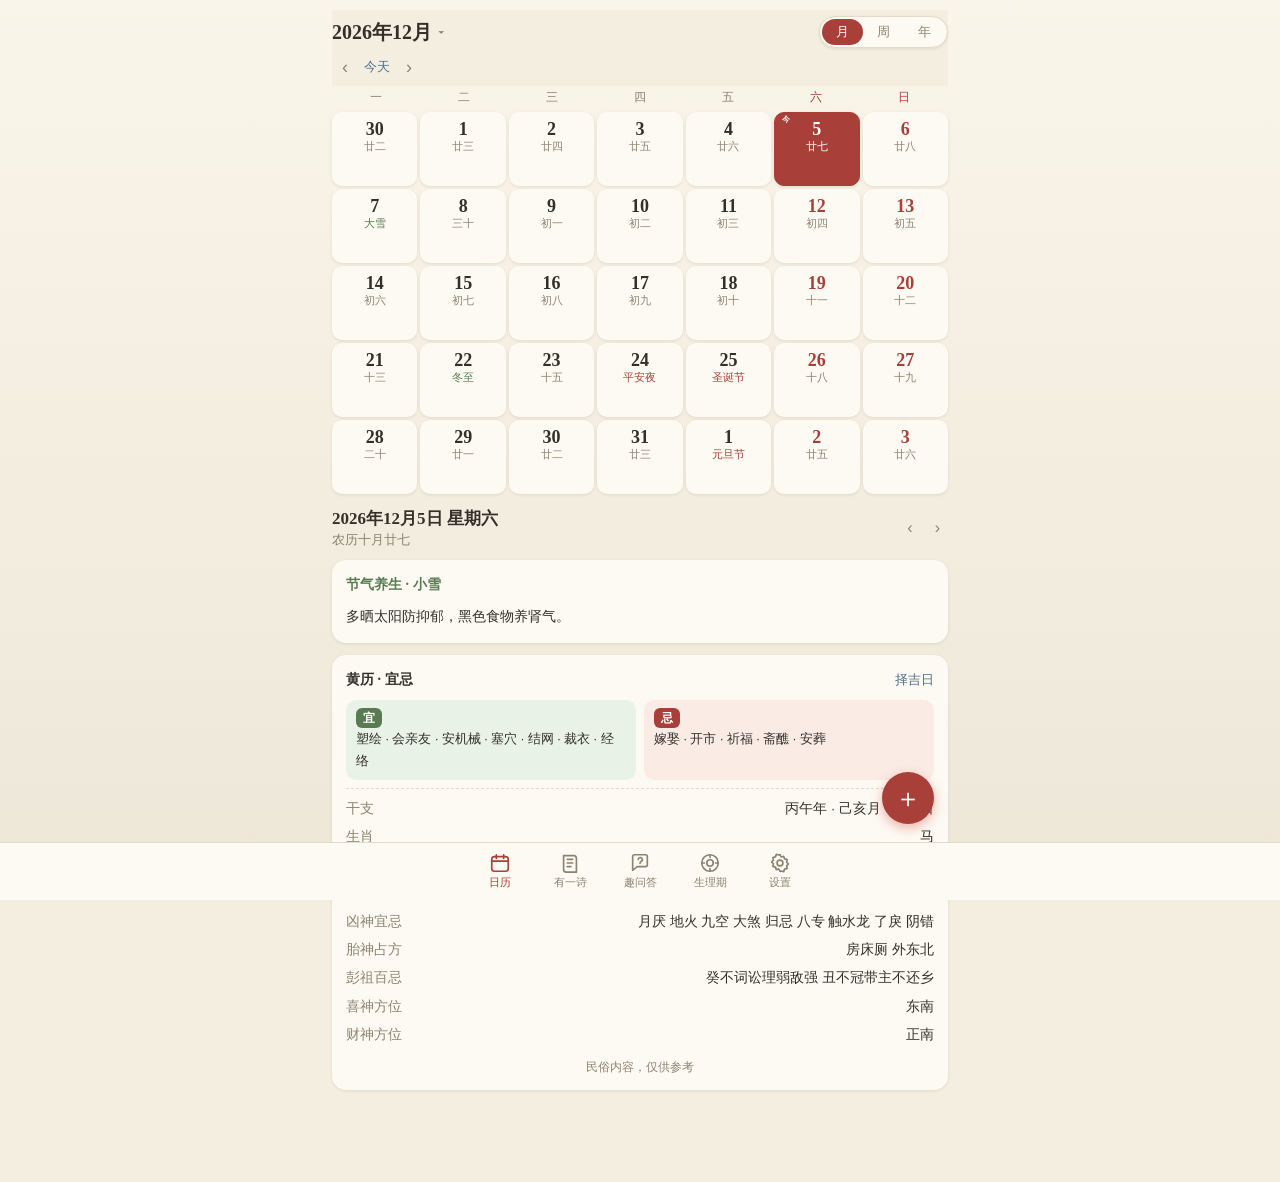
<file: index.html>
<!DOCTYPE html>
<html lang="zh-CN">
<head>
  <meta charset="utf-8">
  <meta name="viewport" content="width=device-width, initial-scale=1, viewport-fit=cover">
  <meta name="theme-color" content="#a83f39">
  <meta name="description" content="无广告离线万年历：农历节气、法定节假日调休、黄历宜忌、日程提醒、生理期记录">
  <title>万年历</title>
  <meta name="apple-mobile-web-app-capable" content="yes">
  <meta name="mobile-web-app-capable" content="yes">
  <meta name="apple-mobile-web-app-status-bar-style" content="default">
  <meta name="apple-mobile-web-app-title" content="万年历">
  <link rel="manifest" href="manifest.webmanifest">
  <link rel="icon" href="icons/icon-192.png" type="image/png">
  <link rel="apple-touch-icon" href="icons/apple-touch-icon.png">
  <link rel="stylesheet" href="css/style.css">
  <link rel="preload" href="js/lib/lunar.js" as="script">
</head>
<body>
  <div id="splash">
    <div class="splash-box">
      <svg class="splash-icon" viewBox="0 0 512 512"><rect width="512" height="512" rx="104" fill="#a83f39"/><rect x="96" y="120" width="320" height="300" rx="28" fill="#ffffff"/><path d="M96 148c0-15.5 12.5-28 28-28h264c15.5 0 28 12.5 28 28v52H96z" fill="#8f2e26"/><rect x="160" y="64" width="26" height="88" rx="13" fill="#8f2e26"/><rect x="326" y="64" width="26" height="88" rx="13" fill="#8f2e26"/><text x="256" y="368" font-family="'PingFang SC','Microsoft YaHei',sans-serif" font-size="140" font-weight="700" text-anchor="middle" fill="#a83f39">历</text></svg>
      <b>万年历</b>
      <span class="splash-spin"></span>
    </div>
  </div>
  <div class="app">
    <main id="view-calendar" class="tab-view"></main>
    <main id="view-poem" class="tab-view" hidden></main>
    <main id="view-why" class="tab-view" hidden></main>
    <main id="view-period" class="tab-view" hidden></main>
    <main id="view-settings" class="tab-view" hidden></main>
  </div>

  <div id="overlay-root"></div>
  <div id="picker-root" data-open="0"></div>
  <div id="history-root"></div>
  <div id="jiri-root"></div>

  <nav class="tabbar">
    <button data-action="tab" data-tab="calendar" class="on">
      <svg viewBox="0 0 24 24"><rect x="3" y="5" width="18" height="16" rx="3"/><path d="M3 10h18M8 3v4M16 3v4"/></svg>
      日历
    </button>
    <button data-action="tab" data-tab="poem">
      <svg viewBox="0 0 24 24"><path d="M5 4h11a3 3 0 0 1 3 3v15H8a3 3 0 0 1-3-3z"/><path d="M9 8h6M9 12h6M9 16h4"/></svg>
      有一诗
    </button>
    <button data-action="tab" data-tab="why">
      <svg viewBox="0 0 24 24"><path d="M4 5a2 2 0 0 1 2-2h12a2 2 0 0 1 2 2v9a2 2 0 0 1-2 2H9l-5 4z"/><path d="M10 8.3a2.3 2.3 0 1 1 3.2 2.1c-.8.4-1.2 1-1.2 1.8v.3"/><path d="M12 15.8h.01"/></svg>
      趣问答
    </button>
    <button data-action="tab" data-tab="period">
      <svg viewBox="0 0 24 24"><circle cx="12" cy="12" r="9"/><path d="M12 3v3M12 18v3M3 12h3M18 12h3"/><circle cx="12" cy="12" r="3.5"/></svg>
      生理期
    </button>
    <button data-action="tab" data-tab="settings">
      <svg viewBox="0 0 24 24"><circle cx="12" cy="12" r="3.2"/><path d="M12 2.8l1.2 2.6 2.8-.6 1 2.7 2.8.8-.6 2.8 2 2-2 2 .6 2.8-2.8.8-1 2.7-2.8-.6L12 21.2l-1.2-2.6-2.8.6-1-2.7-2.8-.8.6-2.8-2-2 2-2-.6-2.8 2.8-.8 1-2.7 2.8.6z"/></svg>
      设置
    </button>
  </nav>

  <script defer src="js/lib/lunar.js"></script>
  <script type="module" src="js/app.js"></script>
</body>
</html>
</file>
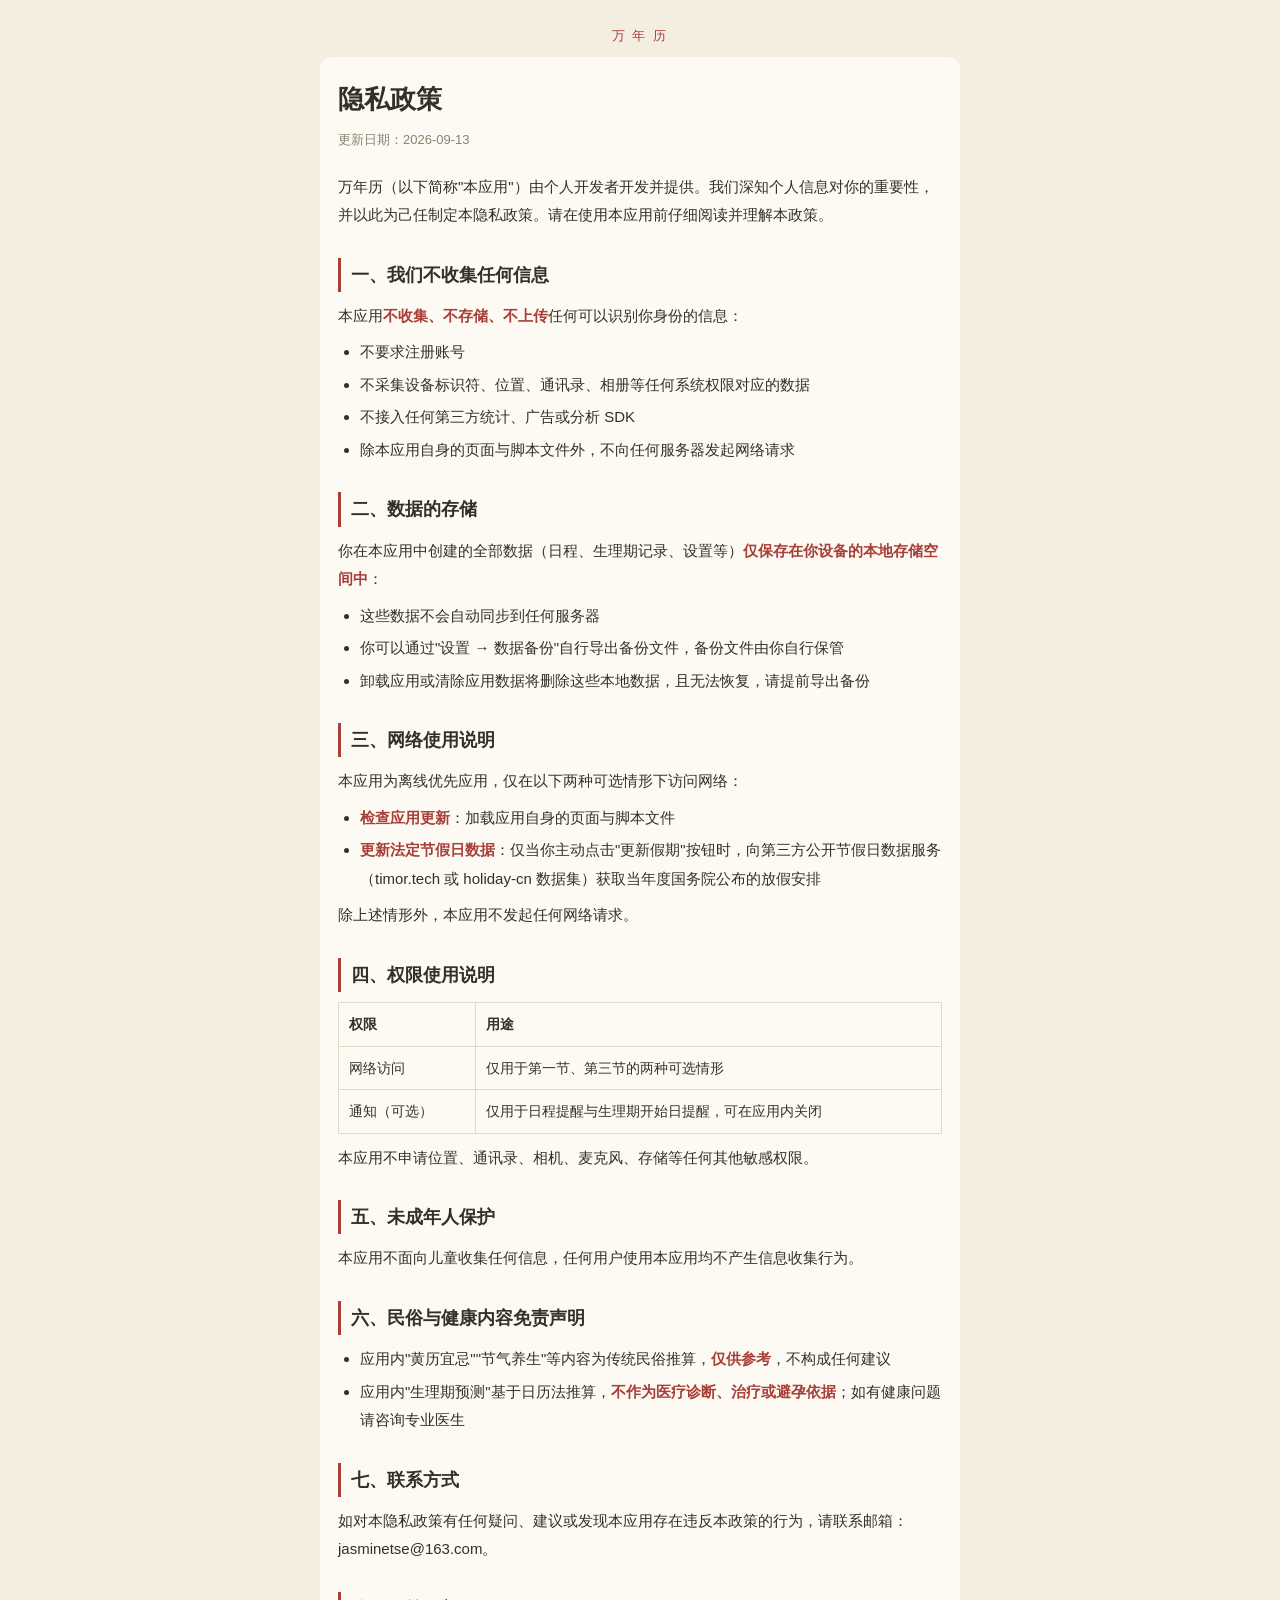
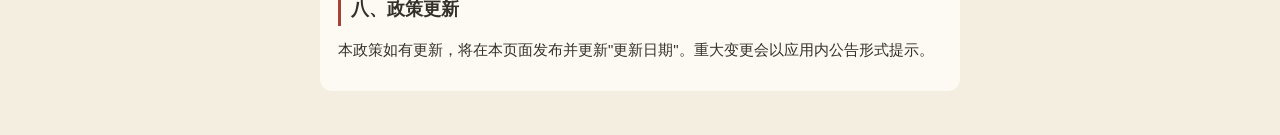
<file: privacy.html>
<!DOCTYPE html>
<html lang="zh-CN">
<head>
  <meta charset="utf-8">
  <meta name="viewport" content="width=device-width, initial-scale=1, viewport-fit=cover">
  <meta name="theme-color" content="#a83f39">
  <title>隐私政策 - 万年历</title>
  <style>
    :root { --bg: #f4eee1; --card: #fdfaf3; --text: #33302a; --muted: #8b8371; --border: #e3dbc8; --accent: #a83f39; }
    @media (prefers-color-scheme: dark) {
      :root { --bg: #191611; --card: #221e17; --text: #e7e0d0; --muted: #9a917c; --border: #38321f; }
    }
    * { box-sizing: border-box; }
    body {
      margin: 0; padding: 24px 16px calc(40px + env(safe-area-inset-bottom));
      background: var(--bg); color: var(--text);
      font: 15px/1.9 -apple-system, "PingFang SC", "Microsoft YaHei", "Segoe UI", sans-serif;
    }
    .wrap { max-width: 640px; margin: 0 auto; }
    h1 { font-family: "Kaiti SC", "STKaiti", "KaiTi", "Songti SC", serif; font-size: 26px; margin: 0 0 4px; }
    .date { color: var(--muted); font-size: 13px; margin-bottom: 20px; }
    h2 { font-family: "Kaiti SC", "STKaiti", "KaiTi", serif; font-size: 18px; margin: 28px 0 10px; padding-left: 10px; border-left: 3px solid var(--accent); }
    p { margin: 8px 0; }
    ul { margin: 8px 0; padding-left: 22px; }
    li { margin: 4px 0; }
    table { width: 100%; border-collapse: collapse; font-size: 14px; margin: 10px 0; }
    th, td { border: 1px solid var(--border); padding: 8px 10px; text-align: left; }
    th { background: var(--card); }
    .card { background: var(--card); border-radius: 12px; padding: 18px; margin-bottom: 4px; }
    .top { text-align: center; margin-bottom: 8px; }
    .top .mark { color: var(--accent); font-size: 13px; letter-spacing: 2px; }
    strong { color: var(--accent); }
  </style>
</head>
<body>
  <div class="wrap">
    <div class="top"><div class="mark">万 年 历</div></div>
    <div class="card">
      <h1>隐私政策</h1>
      <div class="date">更新日期：2026-09-13</div>
      <p>万年历（以下简称"本应用"）由个人开发者开发并提供。我们深知个人信息对你的重要性，并以此为己任制定本隐私政策。请在使用本应用前仔细阅读并理解本政策。</p>

      <h2>一、我们不收集任何信息</h2>
      <p>本应用<strong>不收集、不存储、不上传</strong>任何可以识别你身份的信息：</p>
      <ul>
        <li>不要求注册账号</li>
        <li>不采集设备标识符、位置、通讯录、相册等任何系统权限对应的数据</li>
        <li>不接入任何第三方统计、广告或分析 SDK</li>
        <li>除本应用自身的页面与脚本文件外，不向任何服务器发起网络请求</li>
      </ul>

      <h2>二、数据的存储</h2>
      <p>你在本应用中创建的全部数据（日程、生理期记录、设置等）<strong>仅保存在你设备的本地存储空间中</strong>：</p>
      <ul>
        <li>这些数据不会自动同步到任何服务器</li>
        <li>你可以通过"设置 → 数据备份"自行导出备份文件，备份文件由你自行保管</li>
        <li>卸载应用或清除应用数据将删除这些本地数据，且无法恢复，请提前导出备份</li>
      </ul>

      <h2>三、网络使用说明</h2>
      <p>本应用为离线优先应用，仅在以下两种可选情形下访问网络：</p>
      <ul>
        <li><strong>检查应用更新</strong>：加载应用自身的页面与脚本文件</li>
        <li><strong>更新法定节假日数据</strong>：仅当你主动点击"更新假期"按钮时，向第三方公开节假日数据服务（timor.tech 或 holiday-cn 数据集）获取当年度国务院公布的放假安排</li>
      </ul>
      <p>除上述情形外，本应用不发起任何网络请求。</p>

      <h2>四、权限使用说明</h2>
      <table>
        <tr><th>权限</th><th>用途</th></tr>
        <tr><td>网络访问</td><td>仅用于第一节、第三节的两种可选情形</td></tr>
        <tr><td>通知（可选）</td><td>仅用于日程提醒与生理期开始日提醒，可在应用内关闭</td></tr>
      </table>
      <p>本应用不申请位置、通讯录、相机、麦克风、存储等任何其他敏感权限。</p>

      <h2>五、未成年人保护</h2>
      <p>本应用不面向儿童收集任何信息，任何用户使用本应用均不产生信息收集行为。</p>

      <h2>六、民俗与健康内容免责声明</h2>
      <ul>
        <li>应用内"黄历宜忌""节气养生"等内容为传统民俗推算，<strong>仅供参考</strong>，不构成任何建议</li>
        <li>应用内"生理期预测"基于日历法推算，<strong>不作为医疗诊断、治疗或避孕依据</strong>；如有健康问题请咨询专业医生</li>
      </ul>

      <h2>七、联系方式</h2>
      <p>如对本隐私政策有任何疑问、建议或发现本应用存在违反本政策的行为，请联系邮箱：jasminetse@163.com。</p>

      <h2>八、政策更新</h2>
      <p>本政策如有更新，将在本页面发布并更新"更新日期"。重大变更会以应用内公告形式提示。</p>
    </div>
  </div>
</body>
</html>
</file>
<file: css/style.css>
/* 万年历 · 无广告离线版 · 古风视觉 */
:root {
  --bg: #f4eee1;           /* 宣纸 */
  --card: #fdfaf3;
  --text: #33302a;         /* 墨色 */
  --muted: #8b8371;
  --border: #e3dbc8;
  --accent: #a83f39;       /* 朱砂 */
  --accent-soft: #f6e7e0;
  --red: #a83f39;
  --orange: #b8763a;       /* 赭石 */
  --blue: #4a708e;         /* 黛蓝 */
  --green: #587b52;        /* 竹青 */
  --purple: #7c5f9e;       /* 青莲 */
  --rose: #c95c7c;         /* 海棠 */
  --shadow: 0 1px 3px rgba(110,90,50,.14);
}
@media (prefers-color-scheme: dark) {
  :root {
    --bg: #191611;         /* 暖夜 */
    --card: #221e17;
    --text: #e7e0d0;
    --muted: #9a917c;
    --border: #38321f;
    --accent: #cf6b5e;
    --accent-soft: #392823;
    --shadow: 0 1px 3px rgba(0,0,0,.45);
  }
}

* { box-sizing: border-box; -webkit-tap-highlight-color: transparent; }
html, body { margin: 0; padding: 0; }
body {
  background: var(--bg);
  background-image: linear-gradient(180deg, rgba(255,252,242,.5), rgba(120,95,50,.05));
  background-attachment: fixed;
  color: var(--text);
  font: 15px/1.5 -apple-system, "PingFang SC", "Microsoft YaHei", "Segoe UI", sans-serif;
  padding-bottom: calc(64px + env(safe-area-inset-bottom));
}
@media (prefers-color-scheme: dark) {
  body { background-image: linear-gradient(180deg, rgba(60,50,30,.25), rgba(0,0,0,.2)); }
}
/* 古风标题字：楷体/宋体 */
.tab-head b, .cal-head .title b, .card h4, .d-title b, .sub-head b,
.poem-title, .poem-body, .agenda h4, .mini h4, .cell .solar, .lock-card b, .why-q {
  font-family: "Kaiti SC", "STKaiti", "KaiTi", "FZKai-Z03S", "Songti SC", "SimSun", serif;
}
button { font: inherit; color: inherit; background: none; border: 0; cursor: pointer; padding: 0; }
input, select, textarea {
  font: inherit; color: var(--text);
  background: var(--bg); border: 1px solid var(--border);
  border-radius: 8px; padding: 7px 10px; width: 100%; outline: none;
}
input:focus, select:focus, textarea:focus { border-color: var(--accent); }

.app { max-width: 640px; margin: 0 auto; }
.tab-view { padding: 10px 12px 16px; animation: fadein .18s ease; }
@keyframes fadein { from { opacity: .4; } to { opacity: 1; } }

/* ---------- 日历头部 ---------- */
.cal-head { position: sticky; top: 0; z-index: 5; background: var(--bg); padding: 6px 0 8px; }
.cal-head .row1 { display: flex; align-items: center; justify-content: space-between; }
.cal-head .title { font-size: 20px; display: flex; align-items: center; gap: 6px; }
.cal-head .title .chev { color: var(--muted); font-size: 13px; }
.seg { display: flex; background: var(--card); border: 1px solid var(--border); border-radius: 999px; padding: 2px; box-shadow: var(--shadow); }
.seg button { padding: 3px 14px; border-radius: 999px; color: var(--muted); font-size: 13px; }
.seg button.on { background: var(--accent); color: #fff; }
.cal-head .row2 { display: flex; align-items: center; gap: 6px; margin-top: 8px; }
.countdown { flex: 1; display: flex; align-items: center; gap: 6px; font-size: 12.5px; color: var(--muted); overflow: hidden; white-space: nowrap; }
.countdown b { color: var(--accent); }
.chip { background: var(--accent-soft); color: var(--accent); font-size: 11px; padding: 1px 8px; border-radius: 999px; flex-shrink: 0; }
.chip.hot { animation: pulse 1.6s infinite; }
@keyframes pulse { 50% { opacity: .55; } }

.icon-btn { color: var(--muted); padding: 4px 8px; border-radius: 8px; font-size: 16px; }
.icon-btn.sm { font-size: 18px; line-height: 1; padding: 2px 10px; }
.icon-btn:hover { background: var(--card); }
.link { color: var(--blue); font-size: 13px; }
.link.danger { color: var(--red); }

/* ---------- 周表头 / 月网格 ---------- */
.week-header { display: grid; grid-template-columns: repeat(7, 1fr); text-align: center; font-size: 12px; color: var(--muted); padding: 2px 0 6px; }
.week-header .red { color: var(--red); }
.month-grid { display: grid; grid-template-columns: repeat(7, 1fr); gap: 3px; }
.cell {
  position: relative; display: flex; flex-direction: column; align-items: center;
  height: 66px; padding: 5px 1px 3px; border-radius: 10px; overflow: hidden;
  background: var(--card); border: 1px solid transparent; box-shadow: var(--shadow);
}
.cell .solar { font-size: 17px; font-weight: 600; line-height: 1.25; }
.cell.red .solar { color: var(--red); }
.cell.workday .solar { color: var(--orange); }
.cell .sub {
  font-size: 10.5px; color: var(--muted); max-width: 100%; text-align: center;
  line-height: 1.3; overflow: hidden; word-break: break-all;
  display: -webkit-box; -webkit-line-clamp: 2; -webkit-box-orient: vertical;
}
.cell .sub.kind-festival { color: var(--accent); }
.cell .sub.kind-jieqi { color: var(--green); }
.cell .sub.on-period { color: var(--rose); }
.cell.today { border-color: var(--accent); }
.cell.today .solar::after {
  content: "今"; position: absolute; top: 1px; left: 4px;
  font-size: 8px; color: #fff; background: var(--accent);
  border-radius: 999px; padding: 0 3px; line-height: 1.5;
}
.cell.selected { background: var(--accent); border-color: var(--accent); }
.cell.selected .solar, .cell.selected .sub { color: #fff; }
.cell.selected .sub.kind-festival, .cell.selected .sub.kind-jieqi { color: #fff; }
.badge {
  position: absolute; top: 2px; right: 3px; font-size: 8.5px; line-height: 1;
  padding: 2px 3px; border-radius: 4px; color: #fff;
}
.badge.rest { background: var(--red); }
.badge.work { background: var(--orange); }
.marks { margin-top: auto; display: flex; align-items: center; justify-content: center; gap: 2px; min-height: 8px; width: 100%; }
.pbar { display: block; height: 4px; border-radius: 4px; flex: 1 1 auto; min-width: 10px; }
.pbar.k-period { background: var(--rose); }
.pbar.k-pred { background: transparent; border: 1.5px dashed var(--rose); }
.pbar.k-ovu { flex: 0 0 46%; background: var(--purple); }
.pbar.k-fertile { flex: 0 0 46%; background: var(--purple); opacity: .3; }
.dot { display: inline-block; width: 5px; height: 5px; border-radius: 50%; flex: none; }

/* ---------- 周视图 / 年视图 ---------- */
.week-strip .cell { min-height: 72px; }
.agenda { margin-top: 14px; }
.agenda h4 { margin: 0 0 8px; font-size: 14px; display: flex; justify-content: space-between; align-items: center; }
.year-grid { display: grid; grid-template-columns: repeat(3, 1fr); gap: 10px; }
.mini { background: var(--card); border-radius: 12px; padding: 8px 6px; box-shadow: var(--shadow); }
.mini h4 { margin: 0 0 6px; font-size: 13px; text-align: center; color: var(--text); }
.m-grid { display: grid; grid-template-columns: repeat(7, 1fr); gap: 1px; text-align: center; }
.m-cell { font-size: 10px; line-height: 1.9; border-radius: 4px; }
.m-cell.red { color: var(--red); }
.m-cell.work { color: var(--orange); }
.m-cell.today { background: var(--accent); color: #fff; }
.m-cell.dim { visibility: hidden; }

/* ---------- 悬浮按钮 / 底部导航 ---------- */
.fab {
  position: fixed; right: max(16px, calc(50% - 310px + 16px));
  bottom: calc(76px + env(safe-area-inset-bottom));
  width: 52px; height: 52px; border-radius: 50%;
  background: var(--accent); color: #fff; font-size: 26px;
  box-shadow: 0 4px 12px rgba(212,72,62,.4); z-index: 8;
}
.tabbar {
  position: fixed; left: 0; right: 0; bottom: 0; z-index: 9;
  display: flex; justify-content: center; gap: 6px;
  background: var(--card); border-top: 1px solid var(--border);
  padding: 6px 0 calc(6px + env(safe-area-inset-bottom));
}
.tabbar button {
  display: flex; flex-direction: column; align-items: center; gap: 1px;
  color: var(--muted); font-size: 10.5px; min-width: 64px; padding: 3px 0;
}
.tabbar button svg { width: 22px; height: 22px; fill: none; stroke: currentColor; stroke-width: 1.8; stroke-linecap: round; stroke-linejoin: round; }
.tabbar button.on { color: var(--accent); }

/* ---------- 卡片 / 通用 ---------- */
.tab-head { display: flex; align-items: baseline; gap: 10px; padding: 6px 2px 10px; }
.tab-head b { font-size: 20px; }
.muted { color: var(--muted); font-size: 12.5px; }
.center { text-align: center; }
.card { background: var(--card); border-radius: 14px; padding: 14px; margin-bottom: 12px; box-shadow: var(--shadow); }
.card h4 { margin: 0 0 10px; font-size: 14px; }
.kv { display: flex; justify-content: space-between; gap: 12px; padding: 4px 0; font-size: 13.5px; }
.kv span { color: var(--muted); flex-shrink: 0; }
.kv b { font-weight: 500; text-align: right; }
.empty { color: var(--muted); font-size: 13px; padding: 10px 0; text-align: center; }
.warn { background: var(--accent-soft); color: var(--accent); font-size: 12.5px; border-radius: 8px; padding: 8px 10px; }
.disclaimer { color: var(--muted); font-size: 11.5px; margin: 10px 0 0; text-align: center; }

.btn { border-radius: 10px; padding: 9px 18px; font-size: 14px; }
.btn.primary { background: var(--accent); color: #fff; }
.btn.ghost { border: 1px solid var(--border); color: var(--text); background: var(--card); }
.btn.danger { background: transparent; color: var(--red); border: 1px solid var(--red); }
.btn.sm { padding: 6px 14px; font-size: 13px; }
.form-btns { display: flex; gap: 8px; justify-content: flex-end; margin-top: 10px; flex-wrap: wrap; }
.file-btn { position: relative; overflow: hidden; display: inline-flex; align-items: center; }
.file-btn input { position: absolute; inset: 0; opacity: 0; cursor: pointer; }

/* ---------- 当日详情（内联在日历下方） ---------- */
.day-panel { margin-top: 12px; }
.d-head { display: flex; align-items: center; gap: 6px; margin-bottom: 10px; }
/* ---------- 编辑页（底部抽屉） ---------- */
.sheet-backdrop { position: fixed; inset: 0; background: rgba(0,0,0,.42); z-index: 20; animation: fadein .18s ease; }
.sheet-card {
  position: fixed; left: 50%; transform: translateX(-50%);
  bottom: 0; width: 100%; max-width: 640px; max-height: 88vh; overflow-y: auto;
  background: var(--bg); border-radius: 18px 18px 0 0; z-index: 21;
  padding: 12px 14px calc(20px + env(safe-area-inset-bottom));
  animation: slideup .22s ease;
}
.sheet-card.small { max-height: 70vh; }
@keyframes slideup { from { transform: translate(-50%, 40px); opacity: .5; } }
.d-head { display: flex; align-items: center; gap: 6px; margin-bottom: 10px; }
.d-title { flex: 1; display: flex; flex-direction: column; }
.d-title b { font-size: 17px; }
.d-title span { font-size: 12.5px; color: var(--muted); }
.chips { display: flex; flex-wrap: wrap; gap: 6px; margin-bottom: 10px; }
.fchip {
  display: inline-flex; align-items: center; gap: 4px;
  background: var(--accent-soft); color: var(--accent);
  font-size: 12.5px; border-radius: 999px; padding: 3px 6px 3px 10px;
}
.fchip.j { background: rgba(58,166,117,.12); color: var(--green); }
.fadd { color: inherit; font-weight: 700; padding: 0 4px; font-size: 13px; }

.yiji { display: grid; grid-template-columns: 1fr 1fr; gap: 8px; margin-bottom: 8px; }
.yj { border-radius: 10px; padding: 8px 10px; font-size: 12.5px; line-height: 1.7; }
.yj label { display: inline-block; font-weight: 700; margin-right: 6px; color: #fff; border-radius: 6px; padding: 0 7px; font-size: 12px; }
.yj.yi { background: rgba(58,166,117,.1); } .yj.yi label { background: var(--green); }
.yj.ji { background: rgba(212,72,62,.08); } .yj.ji label { background: var(--red); }
.almanac { border-top: 1px dashed var(--border); padding-top: 6px; }
.tip-card .tip { margin: 0; font-size: 13.5px; line-height: 1.8; color: var(--text); }
.tip-card h4 { color: var(--green); }
.card-head { display: flex; align-items: center; justify-content: space-between; margin-bottom: 10px; }
.card-head h4 { margin: 0; }

/* ---------- 择吉日 ---------- */
.jiri-cats { display: flex; gap: 8px; margin-bottom: 14px; flex-wrap: wrap; }
.jiri-cat {
  border: 1px solid var(--border); background: var(--card); border-radius: 999px;
  padding: 6px 18px; font-size: 13.5px; color: var(--muted);
}
.jiri-cat.on { background: var(--accent); border-color: var(--accent); color: #fff; }
.jiri-events { display: grid; grid-template-columns: repeat(3, 1fr); gap: 8px; }
.jiri-item {
  background: var(--card); border: 1px solid var(--border); border-radius: 10px;
  padding: 14px 4px; font-size: 13.5px; box-shadow: var(--shadow);
}
.jiri-item:active { border-color: var(--accent); color: var(--accent); }
.jiri-day {
  display: flex; justify-content: space-between; align-items: center; gap: 10px;
  width: 100%; text-align: left; padding: 10px 0;
  border-bottom: 1px solid var(--border);
}
.jiri-day:last-child { border-bottom: 0; }
.jd-left b { font-size: 14.5px; }
.jd-left span { display: block; font-size: 12px; color: var(--muted); margin-top: 2px; }
.jd-yi { font-size: 12.5px; color: var(--accent); flex-shrink: 0; }

/* ---------- 每日一诗 ---------- */
.poem-card { text-align: center; padding: 20px 16px 14px; }
.poem-title { margin: 2px 0 4px; font-size: 21px; letter-spacing: 1px; }
.poem-author { color: var(--muted); font-size: 13px; margin-bottom: 14px; }
.poem-author .chip { margin-left: 6px; }
.poem-body {
  font-size: 16.5px; line-height: 2.15; color: var(--text);
  font-family: "Kaiti SC", "KaiTi", "STKaiti", "Songti SC", "SimSun", serif;
}.poem-divider { border-top: 1px dashed var(--border); margin: 16px 24px 12px; }
.poem-tr { text-align: left; background: var(--bg); border-radius: 10px; padding: 10px 14px; }
.poem-tr label { font-size: 12px; color: var(--muted); display: block; margin-bottom: 4px; }
.poem-tr p { margin: 0; font-size: 13.5px; line-height: 1.9; }

/* ---------- 十万个为什么 ---------- */
.why-card { padding-bottom: 12px; }
.why-q { margin: 12px 0 12px; font-size: 19px; line-height: 1.6; }
.why-a { text-align: left; background: var(--bg); border-radius: 10px; padding: 10px 14px; }
.why-a label { font-size: 12px; color: var(--muted); display: block; margin-bottom: 4px; }
.why-a p { margin: 0; font-size: 13.5px; line-height: 1.95; text-align: justify; }

/* ---------- 日程行 ---------- */
.ev-row { display: flex; align-items: flex-start; gap: 8px; padding: 8px 0; border-bottom: 1px solid var(--border); }
.ev-row:last-of-type { border-bottom: 0; }
.ev-row.done .ev-title { text-decoration: line-through; color: var(--muted); }
.check {
  width: 20px; height: 20px; border: 1.5px solid var(--muted); border-radius: 50%;
  color: #fff; font-size: 12px; line-height: 1; flex-shrink: 0; margin-top: 2px;
}
.check.on { background: var(--green); border-color: var(--green); }
.ev-main { flex: 1; }
.ev-title { font-size: 14.5px; }
.ev-meta { font-size: 12px; color: var(--muted); display: flex; align-items: center; gap: 4px; margin-top: 2px; }
.ev-note { font-size: 12.5px; color: var(--muted); margin-top: 2px; }

/* ---------- 生理期 ---------- */
.period-card .p-status { display: flex; align-items: center; gap: 8px; font-size: 15.5px; font-weight: 600; }
.p-status.big { font-size: 17px; }
.pdot { width: 10px; height: 10px; border-radius: 50%; background: var(--muted); flex-shrink: 0; }
.pdot.period { background: var(--rose); }
.pdot.predicted-period { background: transparent; border: 2px dashed var(--rose); }
.pdot.ovulation { background: var(--purple); }
.pdot.fertile { background: var(--purple); opacity: .45; }
.p-sub { color: var(--muted); font-size: 12.5px; margin-top: 6px; }
.p-grid { display: grid; grid-template-columns: 1fr 1fr; gap: 8px; margin-top: 10px; }
.p-grid > div { background: var(--bg); border-radius: 10px; padding: 8px 10px; }
.p-grid span { display: block; font-size: 11.5px; color: var(--muted); }
.p-grid b { font-size: 13.5px; }
.p-btns { display: flex; gap: 8px; margin-top: 12px; flex-wrap: wrap; }
.stepper-row { display: flex; justify-content: space-between; align-items: center; padding: 7px 0; font-size: 14px; gap: 10px; }
.stepper-row > span { flex-shrink: 0; }
.stepper-row > input { max-width: 130px; }
.stepper { display: flex; align-items: center; gap: 2px; background: var(--bg); border-radius: 999px; padding: 2px; }
.stepper button { width: 30px; height: 30px; border-radius: 50%; font-size: 16px; color: var(--accent); }
.stepper b { min-width: 52px; text-align: center; font-size: 13.5px; }
.toggle { width: 44px; height: 26px; border-radius: 999px; background: var(--border); position: relative; transition: background .2s; }
.toggle i { position: absolute; top: 3px; left: 3px; width: 20px; height: 20px; border-radius: 50%; background: #fff; transition: left .2s; }
.toggle.on { background: var(--green); }
.toggle.on i { left: 21px; }
.rec-label { font-size: 12px; color: var(--muted); padding: 8px 0 2px; border-top: 1px solid var(--border); margin-top: 6px; }
.rec-row { display: flex; justify-content: space-between; align-items: center; gap: 8px; padding: 8px 0; border-bottom: 1px solid var(--border); font-size: 13.5px; }
.rec-row:last-child { border-bottom: 0; }
.rec-ops { display: flex; gap: 10px; flex-shrink: 0; }

/* ---------- 全屏子页面（历史记录等） ---------- */
.subpage {
  position: fixed; top: 0; bottom: 0; left: 50%; transform: translateX(-50%);
  width: 100%; max-width: 640px; z-index: 30;
  background: var(--bg); display: flex; flex-direction: column;
  animation: fadein .18s ease;
}
.sub-head { display: flex; align-items: center; gap: 12px; padding: 14px 14px 12px; border-bottom: 1px solid var(--border); }
.sub-head b { font-size: 18px; }
.back-btn { color: var(--accent); font-size: 14.5px; padding: 4px 0 4px 8px; margin-left: auto; }
.sub-body { flex: 1; overflow-y: auto; padding: 12px 14px calc(24px + env(safe-area-inset-bottom)); }

/* ---------- 表单 ---------- */
.form { display: flex; flex-direction: column; gap: 10px; }
.form label { display: flex; flex-direction: column; gap: 4px; font-size: 12.5px; color: var(--muted); }
.form input, .form select, .form textarea { color: var(--text); font-size: 14.5px; }
.grid2 { display: grid; grid-template-columns: 1fr 1fr; gap: 10px; }
.jump { display: flex; gap: 8px; margin: 12px 0 8px; }
.jump .btn { white-space: nowrap; flex: none; }
.month-btns { display: grid; grid-template-columns: repeat(4, 1fr); gap: 8px; }
.month-btns button { background: var(--card); border: 1px solid var(--border); border-radius: 10px; padding: 9px 0; font-size: 14px; }
.month-btns button.on { background: var(--accent); color: #fff; border-color: var(--accent); }
.year-nav { display: flex; align-items: center; justify-content: center; gap: 18px; margin-bottom: 12px; font-size: 17px; }

/* ---------- 提示条 / 锁屏 ---------- */
.toast {
  position: fixed; left: 50%; bottom: calc(84px + env(safe-area-inset-bottom));
  transform: translateX(-50%) translateY(10px); z-index: 40;
  background: #33373d; color: #fff; font-size: 13px;
  border-radius: 999px; padding: 8px 18px; opacity: 0; pointer-events: none;
  transition: all .22s ease; max-width: 86vw;
}
.toast.show { opacity: 1; transform: translateX(-50%); }
.toast.err { background: var(--red); }
.lock { position: fixed; inset: 0; z-index: 100; background: var(--bg); display: flex; align-items: center; justify-content: center; }
.lock-card { display: flex; flex-direction: column; gap: 12px; align-items: center; width: 260px; }
.lock-icon { font-size: 40px; }
.lock-card input { text-align: center; letter-spacing: 6px; font-size: 18px; }
.lock-err { color: var(--red); font-size: 12.5px; min-height: 18px; margin: 0; }

@media (min-width: 480px) {
  .cell { height: 74px; }
  .cell .solar { font-size: 18px; }
}

/* ---------- 启动画面 ---------- */
#splash {
  position: fixed; inset: 0; z-index: 200;
  display: flex; align-items: center; justify-content: center;
  background: var(--bg); transition: opacity .25s ease;
}
#splash.hide { opacity: 0; pointer-events: none; }
.splash-box { display: flex; flex-direction: column; align-items: center; gap: 12px; }
.splash-icon { width: 84px; height: 84px; }
.splash-box b { font-size: 22px; letter-spacing: 6px; color: var(--accent); font-family: "Kaiti SC", "STKaiti", "KaiTi", serif; text-indent: 6px; }
.splash-spin { width: 18px; height: 18px; border: 2px solid var(--border); border-top-color: var(--accent); border-radius: 50%; animation: splashspin .8s linear infinite; }
@keyframes splashspin { to { transform: rotate(360deg); } }

/* ---------- 打赏作者（低调） ---------- */
.tip-ds { padding: 10px 14px; }
.tip-ds h4 { color: var(--text); margin-bottom: 4px; }
.tip-ds p { margin: 0; }
.tip-ds .form-btns { margin-top: 8px; justify-content: flex-start; }
</file>
